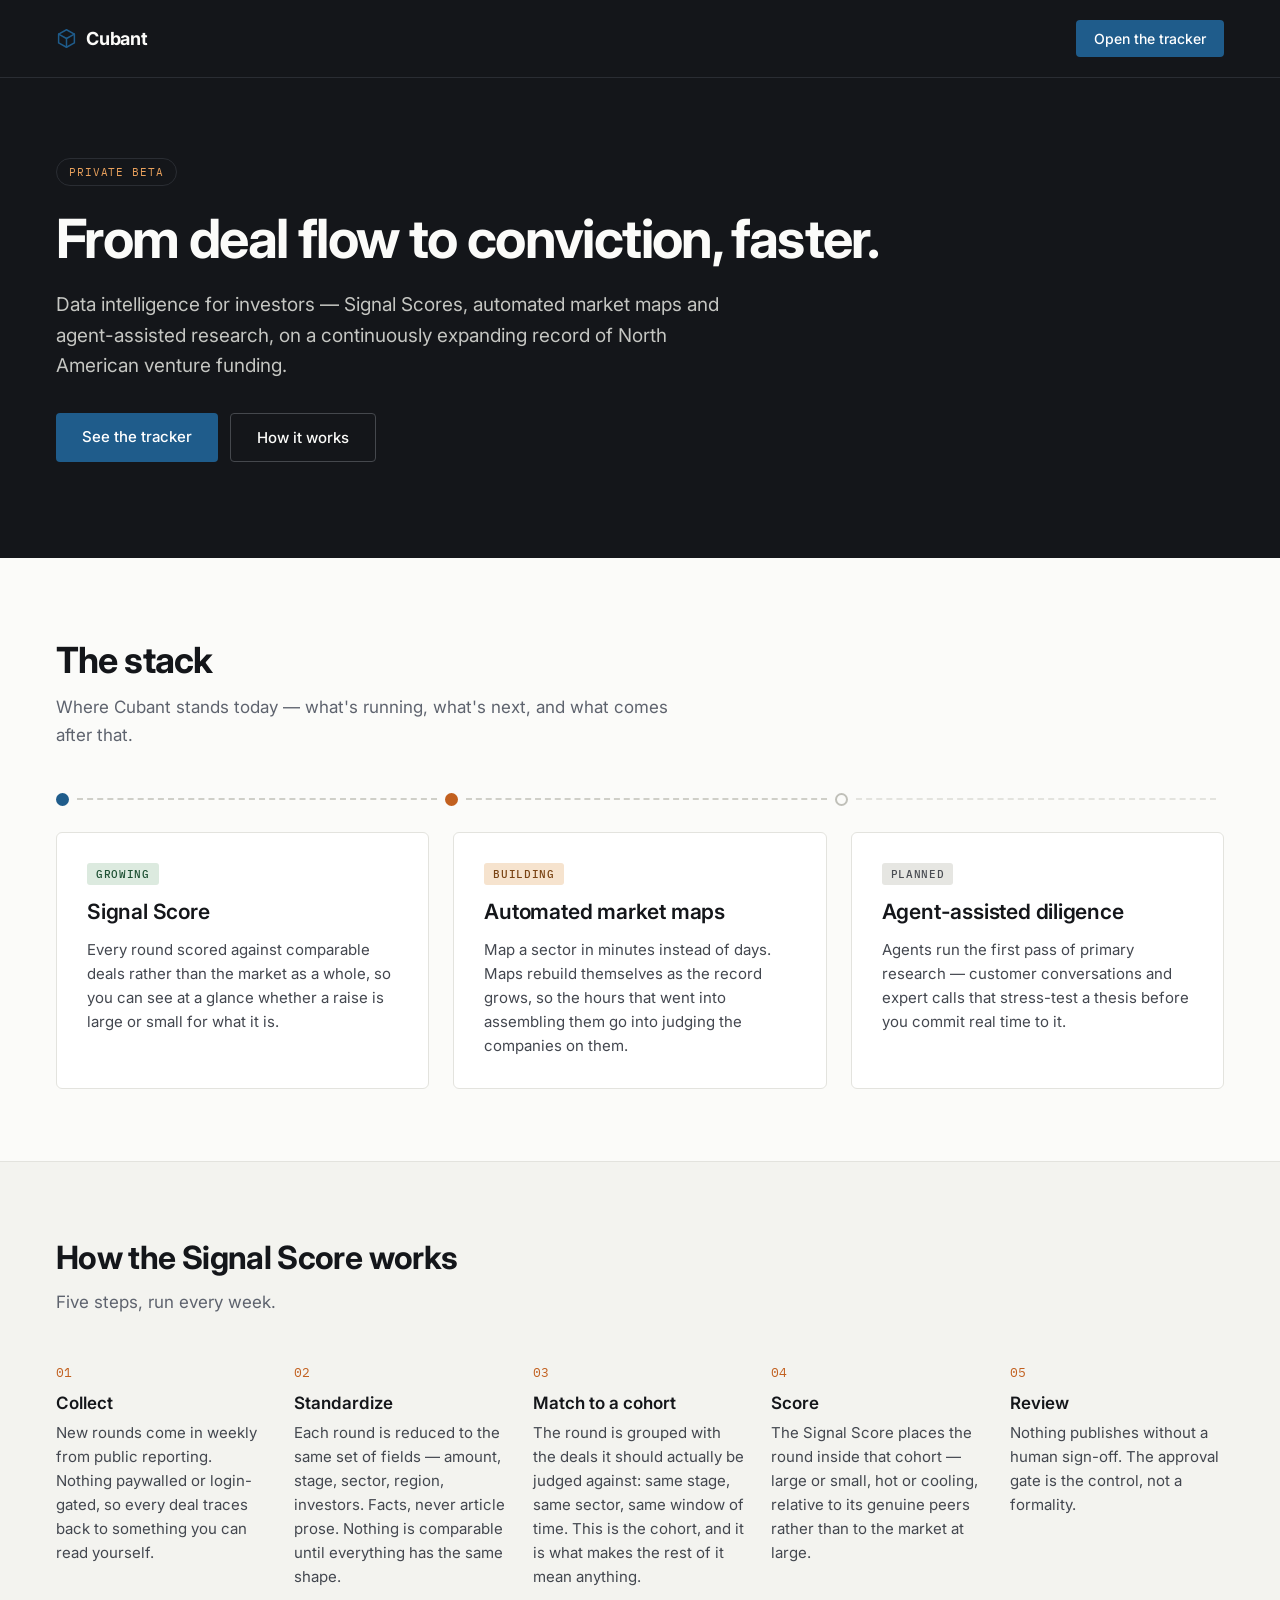
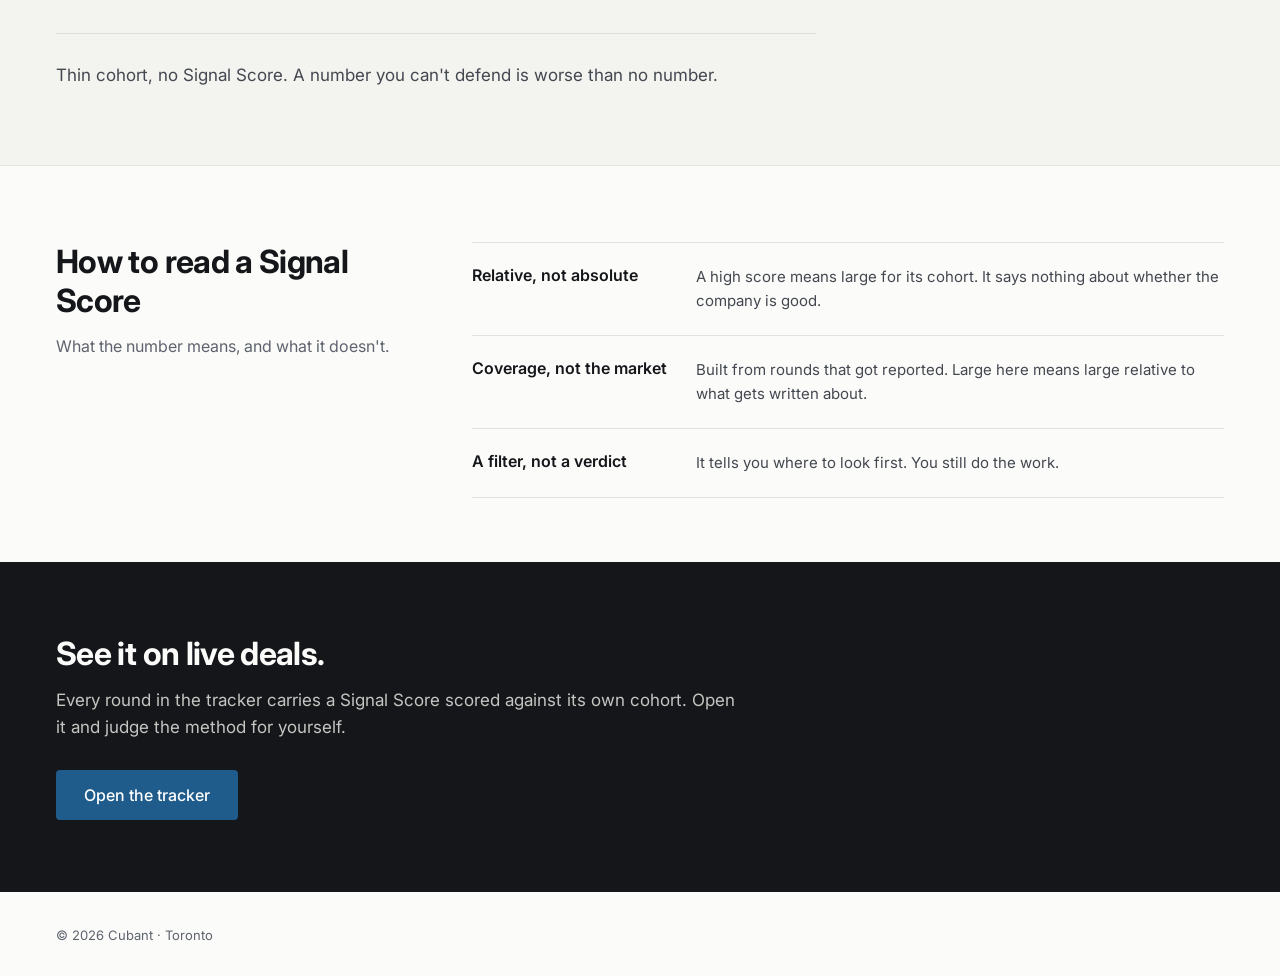
<file: index.html>
<!doctype html>
<html lang="en">
<head>
<meta charset="utf-8">
<meta name="viewport" content="width=device-width, initial-scale=1">
<title>Cubant — data intelligence for investors</title>
<meta name="description" content="Data intelligence for investors — Signal Scores, automated market maps and agent-assisted research on a continuously expanding record of North American venture funding.">
<link rel="icon" href="favicon.svg" type="image/svg+xml">
<link rel="icon" href="favicon-32.png" sizes="32x32" type="image/png">
<link rel="apple-touch-icon" href="apple-touch-icon.png">
<meta property="og:title" content="Cubant — data intelligence for investors">
<meta property="og:description" content="From deal flow to conviction, faster.">
<meta property="og:image" content="https://cubant.com/og-image.png">
<meta property="og:type" content="website">
<meta property="og:url" content="https://cubant.com/">
<meta name="twitter:card" content="summary_large_image">
<link rel="stylesheet" href="https://fonts.googleapis.com/css2?family=Inter:wght@400;500;600;700&family=IBM+Plex+Mono:wght@400;500&display=swap">
<style>
  body { margin: 0; font-family: Inter, system-ui, sans-serif; background: #FBFBF9; color: #14161A; -webkit-font-smoothing: antialiased; }
  a { color: #1F5C8B; }
  a:hover { color: #14405F; }
  .pad { padding-left: 56px; padding-right: 56px; }
  .caps { display: grid; grid-template-columns: repeat(3, minmax(0, 1fr)); gap: 24px; }
  @media (max-width: 760px) {
    .pad { padding-left: 24px !important; padding-right: 24px !important; }
    .caps { grid-template-columns: 1fr; }
    h1.hero { font-size: 38px !important; }
  }
</style>
</head>
<body>

<div style="width: 100%; max-width: 100%; box-sizing: border-box">

  <!-- dark hero block -->
  <div style="background: #14161A; color: #FBFBF9; padding-bottom: 8px">

    <div class="pad" style="display: flex; flex-wrap: wrap; gap: 24px; align-items: center; justify-content: space-between; padding-top: 20px; padding-bottom: 20px; border-bottom: 1px solid #2A2D33">
      <span style="display: inline-flex; align-items: center; gap: 9px; font-size: 18px; font-weight: 700; letter-spacing: -0.01em; color: #FBFBF9">
        <svg width="21" height="21" viewBox="0 0 24 24" fill="none" stroke="#1F5C8B" stroke-width="1.7" stroke-linecap="round" stroke-linejoin="round" aria-hidden="true" style="flex: none">
          <path d="M12 2 L21 7 L21 17 L12 22 L3 17 L3 7 Z"></path>
          <path d="M12 12 L21 7"></path>
          <path d="M12 12 L3 7"></path>
          <path d="M12 12 L12 22"></path>
        </svg>
        Cubant
      </span>
      <div style="display: flex; flex-wrap: wrap; align-items: center; gap: 28px">
        <a href="/tracker" style="display: inline-block; padding: 10px 18px; background: #1F5C8B; color: #FFFFFF; font-size: 14px; font-weight: 500; text-decoration: none; border-radius: 4px">Open the tracker</a>
      </div>
    </div>

    <div class="pad" style="padding-top: 80px; padding-bottom: 88px; display: flex; flex-wrap: wrap; gap: 48px; align-items: center">
      <div style="flex: 1 1 100%; min-width: 0; max-width: 1000px">
        <div style="display: inline-block; padding: 6px 12px; border: 1px solid #2A2D33; border-radius: 100px; font-family: 'IBM Plex Mono', monospace; font-size: 11px; color: #E8A05C; text-transform: uppercase; letter-spacing: 0.08em; margin-bottom: 24px">Private beta</div>
        <h1 class="hero" style="margin: 0 0 22px; font-size: 54px; line-height: 1.08; letter-spacing: -0.03em; font-weight: 700; color: #FBFBF9">From deal flow to conviction, faster.</h1>
        <p style="margin: 0 0 32px; font-size: 19px; line-height: 1.6; color: #C5C6C2; max-width: 680px">Data intelligence for investors — Signal Scores, automated market maps and agent-assisted research, on a continuously expanding record of North American venture funding.</p>
        <div style="display: flex; flex-wrap: wrap; gap: 12px">
          <a href="/tracker" style="display: inline-block; padding: 14px 26px; background: #1F5C8B; color: #FFFFFF; font-size: 15px; font-weight: 500; text-decoration: none; border-radius: 4px">See the tracker</a>
          <a href="#how" style="display: inline-block; padding: 14px 26px; color: #FBFBF9; font-size: 15px; font-weight: 500; text-decoration: none; border: 1px solid #45484D; border-radius: 4px">How it works</a>
        </div>
      </div>
    </div>
  </div>

  <!-- three capabilities -->
  <div id="product" class="pad" style="padding-top: 80px; padding-bottom: 72px">
    <h2 style="margin: 0 0 12px; font-size: 36px; letter-spacing: -0.025em; font-weight: 700">The stack</h2>
    <p style="margin: 0 0 44px; font-size: 17px; line-height: 1.6; color: #5E636E; max-width: 620px">Where Cubant stands today — what's running, what's next, and what comes after that.</p>

    <!-- roadmap line -->
    <div style="display: flex; align-items: center; margin-bottom: 26px" aria-hidden="true">
      <span style="width: 13px; height: 13px; border-radius: 50%; background: #1F5C8B; flex: none"></span>
      <span style="flex: 1 1 0; border-top: 2px dashed #CFCFC8; margin: 0 8px"></span>
      <span style="width: 13px; height: 13px; border-radius: 50%; background: #C2601F; flex: none"></span>
      <span style="flex: 1 1 0; border-top: 2px dashed #CFCFC8; margin: 0 8px"></span>
      <span style="width: 13px; height: 13px; border-radius: 50%; background: #FBFBF9; border: 2px solid #C0C0B9; box-sizing: border-box; flex: none"></span>
      <span style="flex: 1 1 0; border-top: 2px dashed #E3E3DE; margin: 0 8px"></span>
    </div>

    <div class="caps">

      <div style="border: 1px solid #E3E3DE; border-radius: 6px; padding: 30px; background: #FFFFFF; display: flex; flex-direction: column; gap: 14px">
        <div style="display: flex; align-items: center; gap: 10px">
          <span style="font-family: 'IBM Plex Mono', monospace; font-size: 11px; padding: 4px 9px; background: #DCEADF; color: #1F5134; border-radius: 3px; text-transform: uppercase; letter-spacing: 0.06em; font-weight: 500">Growing</span>
        </div>
        <h3 style="margin: 0; font-size: 21px; font-weight: 600; letter-spacing: -0.01em">Signal Score</h3>
        <p style="margin: 0; font-size: 15px; line-height: 1.6; color: #43474F">Every round scored against comparable deals rather than the market as a whole, so you can see at a glance whether a raise is large or small for what it is.</p>
      </div>

      <div style="border: 1px solid #E3E3DE; border-radius: 6px; padding: 30px; background: #FFFFFF; display: flex; flex-direction: column; gap: 14px">
        <div style="display: flex; align-items: center; gap: 10px">
          <span style="font-family: 'IBM Plex Mono', monospace; font-size: 11px; padding: 4px 9px; background: #F6E3CE; color: #7A4414; border-radius: 3px; text-transform: uppercase; letter-spacing: 0.06em; font-weight: 500">Building</span>
        </div>
        <h3 style="margin: 0; font-size: 21px; font-weight: 600; letter-spacing: -0.01em">Automated market maps</h3>
        <p style="margin: 0; font-size: 15px; line-height: 1.6; color: #43474F">Map a sector in minutes instead of days. Maps rebuild themselves as the record grows, so the hours that went into assembling them go into judging the companies on them.</p>
      </div>

      <div style="border: 1px solid #E3E3DE; border-radius: 6px; padding: 30px; background: #FFFFFF; display: flex; flex-direction: column; gap: 14px">
        <div style="display: flex; align-items: center; gap: 10px">
          <span style="font-family: 'IBM Plex Mono', monospace; font-size: 11px; padding: 4px 9px; background: #E6E6E2; color: #4A4D53; border-radius: 3px; text-transform: uppercase; letter-spacing: 0.06em; font-weight: 500">Planned</span>
        </div>
        <h3 style="margin: 0; font-size: 21px; font-weight: 600; letter-spacing: -0.01em">Agent-assisted diligence</h3>
        <p style="margin: 0; font-size: 15px; line-height: 1.6; color: #43474F">Agents run the first pass of primary research — customer conversations and expert calls that stress-test a thesis before you commit real time to it.</p>
      </div>

    </div>
  </div>

  <!-- how it works -->
  <div id="how" class="pad" style="background: #F3F3EF; border-top: 1px solid #E3E3DE; border-bottom: 1px solid #E3E3DE; padding-top: 76px; padding-bottom: 76px">
    <h2 style="margin: 0 0 12px; font-size: 32px; letter-spacing: -0.02em; font-weight: 700">How the Signal Score works</h2>
    <p style="margin: 0 0 48px; font-size: 17px; line-height: 1.6; color: #5E636E">Five steps, run every week.</p>

    <div style="display: flex; flex-wrap: wrap; gap: 24px">
      <div style="flex: 1 1 190px; min-width: 0">
        <div style="font-family: 'IBM Plex Mono', monospace; font-size: 13px; color: #C2601F; margin-bottom: 12px">01</div>
        <h3 style="margin: 0 0 8px; font-size: 17px; font-weight: 600">Collect</h3>
        <p style="margin: 0; font-size: 15px; line-height: 1.6; color: #43474F">New rounds come in weekly from public reporting. Nothing paywalled or login-gated, so every deal traces back to something you can read yourself.</p>
      </div>
      <div style="flex: 1 1 190px; min-width: 0">
        <div style="font-family: 'IBM Plex Mono', monospace; font-size: 13px; color: #C2601F; margin-bottom: 12px">02</div>
        <h3 style="margin: 0 0 8px; font-size: 17px; font-weight: 600">Standardize</h3>
        <p style="margin: 0; font-size: 15px; line-height: 1.6; color: #43474F">Each round is reduced to the same set of fields — amount, stage, sector, region, investors. Facts, never article prose. Nothing is comparable until everything has the same shape.</p>
      </div>
      <div style="flex: 1 1 190px; min-width: 0">
        <div style="font-family: 'IBM Plex Mono', monospace; font-size: 13px; color: #C2601F; margin-bottom: 12px">03</div>
        <h3 style="margin: 0 0 8px; font-size: 17px; font-weight: 600">Match to a cohort</h3>
        <p style="margin: 0; font-size: 15px; line-height: 1.6; color: #43474F">The round is grouped with the deals it should actually be judged against: same stage, same sector, same window of time. This is the cohort, and it is what makes the rest of it mean anything.</p>
      </div>
      <div style="flex: 1 1 190px; min-width: 0">
        <div style="font-family: 'IBM Plex Mono', monospace; font-size: 13px; color: #C2601F; margin-bottom: 12px">04</div>
        <h3 style="margin: 0 0 8px; font-size: 17px; font-weight: 600">Score</h3>
        <p style="margin: 0; font-size: 15px; line-height: 1.6; color: #43474F">The Signal Score places the round inside that cohort — large or small, hot or cooling, relative to its genuine peers rather than to the market at large.</p>
      </div>
      <div style="flex: 1 1 190px; min-width: 0">
        <div style="font-family: 'IBM Plex Mono', monospace; font-size: 13px; color: #C2601F; margin-bottom: 12px">05</div>
        <h3 style="margin: 0 0 8px; font-size: 17px; font-weight: 600">Review</h3>
        <p style="margin: 0; font-size: 15px; line-height: 1.6; color: #43474F">Nothing publishes without a human sign-off. The approval gate is the control, not a formality.</p>
      </div>
    </div>

    <p style="margin: 44px 0 0; font-size: 17px; line-height: 1.6; color: #43474F; max-width: 760px; border-top: 1px solid #DEDED8; padding-top: 28px">Thin cohort, no Signal Score. A number you can't defend is worse than no number.</p>
  </div>

  <!-- how to read a score -->
  <div id="read" class="pad" style="padding-top: 76px; padding-bottom: 64px; display: flex; flex-wrap: wrap; gap: 56px">
    <div style="flex: 1 1 360px; min-width: 0">
      <h2 style="margin: 0 0 14px; font-size: 32px; letter-spacing: -0.02em; font-weight: 700">How to read a Signal Score</h2>
      <p style="margin: 0; font-size: 16px; line-height: 1.6; color: #5E636E">What the number means, and what it doesn't.</p>
    </div>
    <div style="flex: 999 1 560px; min-width: 0; display: flex; flex-direction: column">
      <div style="padding: 22px 0; border-top: 1px solid #E3E3DE; display: flex; flex-wrap: wrap; gap: 24px">
        <span style="flex: 1 1 200px; min-width: 0; font-size: 16px; font-weight: 600">Relative, not absolute</span>
        <span style="flex: 999 1 320px; min-width: 0; font-size: 15px; line-height: 1.6; color: #43474F">A high score means large for its cohort. It says nothing about whether the company is good.</span>
      </div>
      <div style="padding: 22px 0; border-top: 1px solid #E3E3DE; display: flex; flex-wrap: wrap; gap: 24px">
        <span style="flex: 1 1 200px; min-width: 0; font-size: 16px; font-weight: 600">Coverage, not the market</span>
        <span style="flex: 999 1 320px; min-width: 0; font-size: 15px; line-height: 1.6; color: #43474F">Built from rounds that got reported. Large here means large relative to what gets written about.</span>
      </div>
      <div style="padding: 22px 0; border-top: 1px solid #E3E3DE; border-bottom: 1px solid #E3E3DE; display: flex; flex-wrap: wrap; gap: 24px">
        <span style="flex: 1 1 200px; min-width: 0; font-size: 16px; font-weight: 600">A filter, not a verdict</span>
        <span style="flex: 999 1 320px; min-width: 0; font-size: 15px; line-height: 1.6; color: #43474F">It tells you where to look first. You still do the work.</span>
      </div>
    </div>
  </div>

  <!-- closing CTA -->
  <div class="pad" style="background: #14161A; color: #FBFBF9; padding-top: 72px; padding-bottom: 72px">
    <div style="max-width: 680px">
      <h2 style="margin: 0 0 14px; font-size: 32px; letter-spacing: -0.02em; font-weight: 700; color: #FBFBF9">See it on live deals.</h2>
      <p style="margin: 0 0 28px; font-size: 17px; line-height: 1.6; color: #C5C6C2">Every round in the tracker carries a Signal Score scored against its own cohort. Open it and judge the method for yourself.</p>
      <a href="/tracker" style="display: inline-block; padding: 15px 28px; font-size: 16px; font-weight: 500; background: #1F5C8B; color: #FFFFFF; text-decoration: none; border-radius: 4px">Open the tracker</a>
    </div>
  </div>

  <!-- footer -->
  <div class="pad" style="padding-top: 32px; padding-bottom: 32px">
    <span style="font-size: 13px; color: #5E636E">© 2026 Cubant · Toronto</span>
  </div>

</div>
</body>
</html>
</file>
